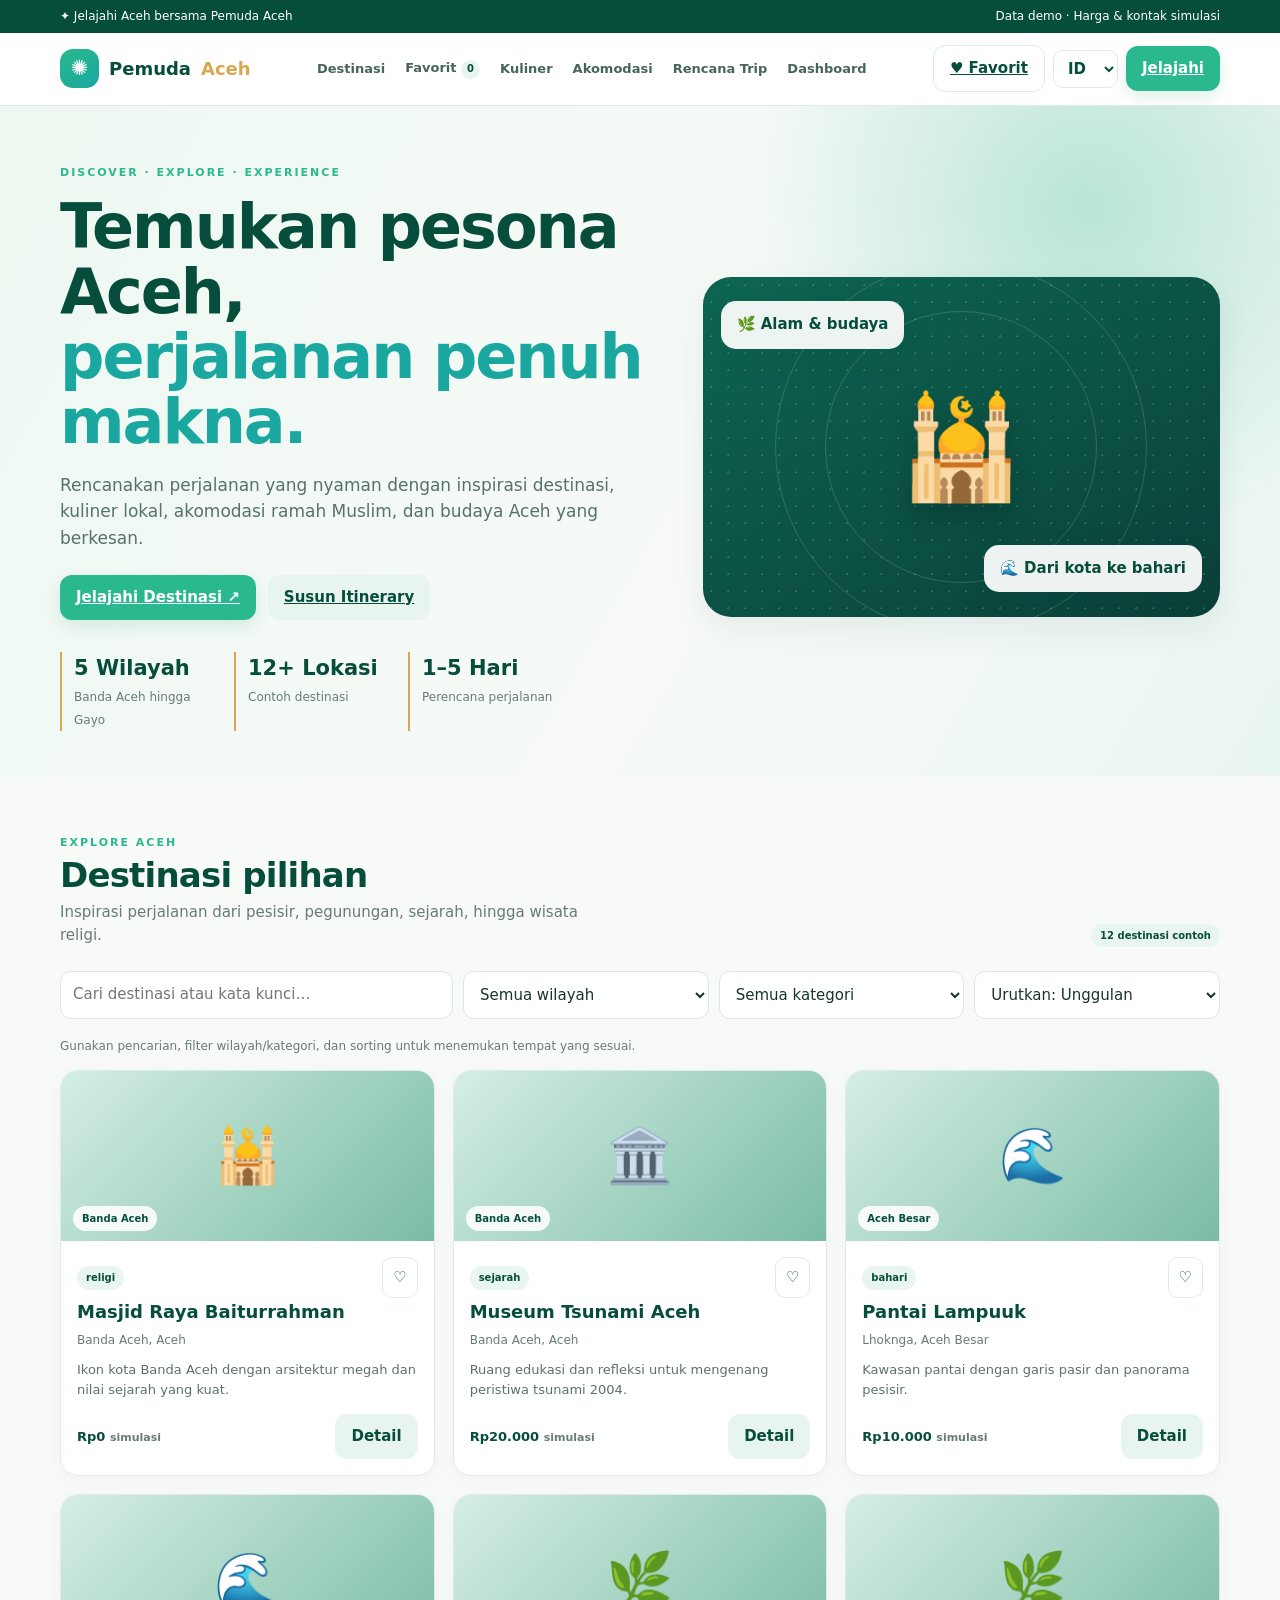
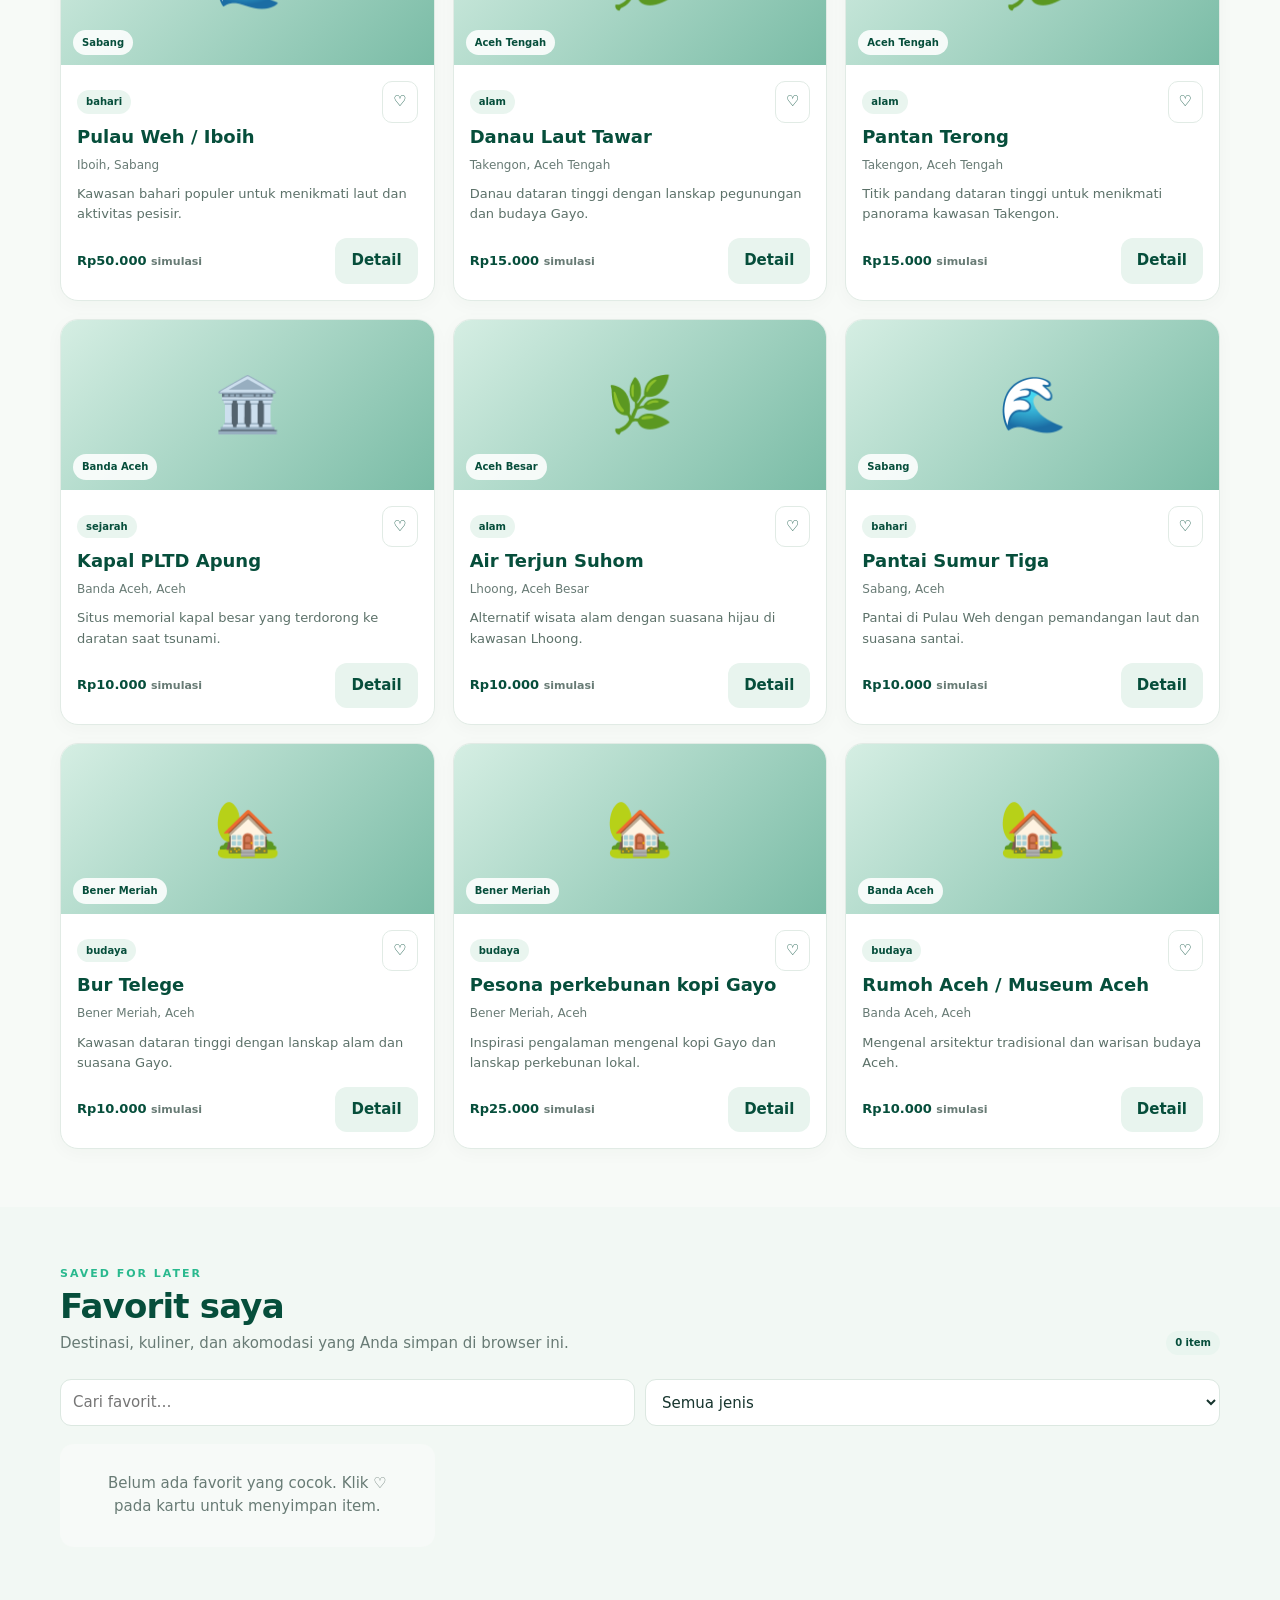
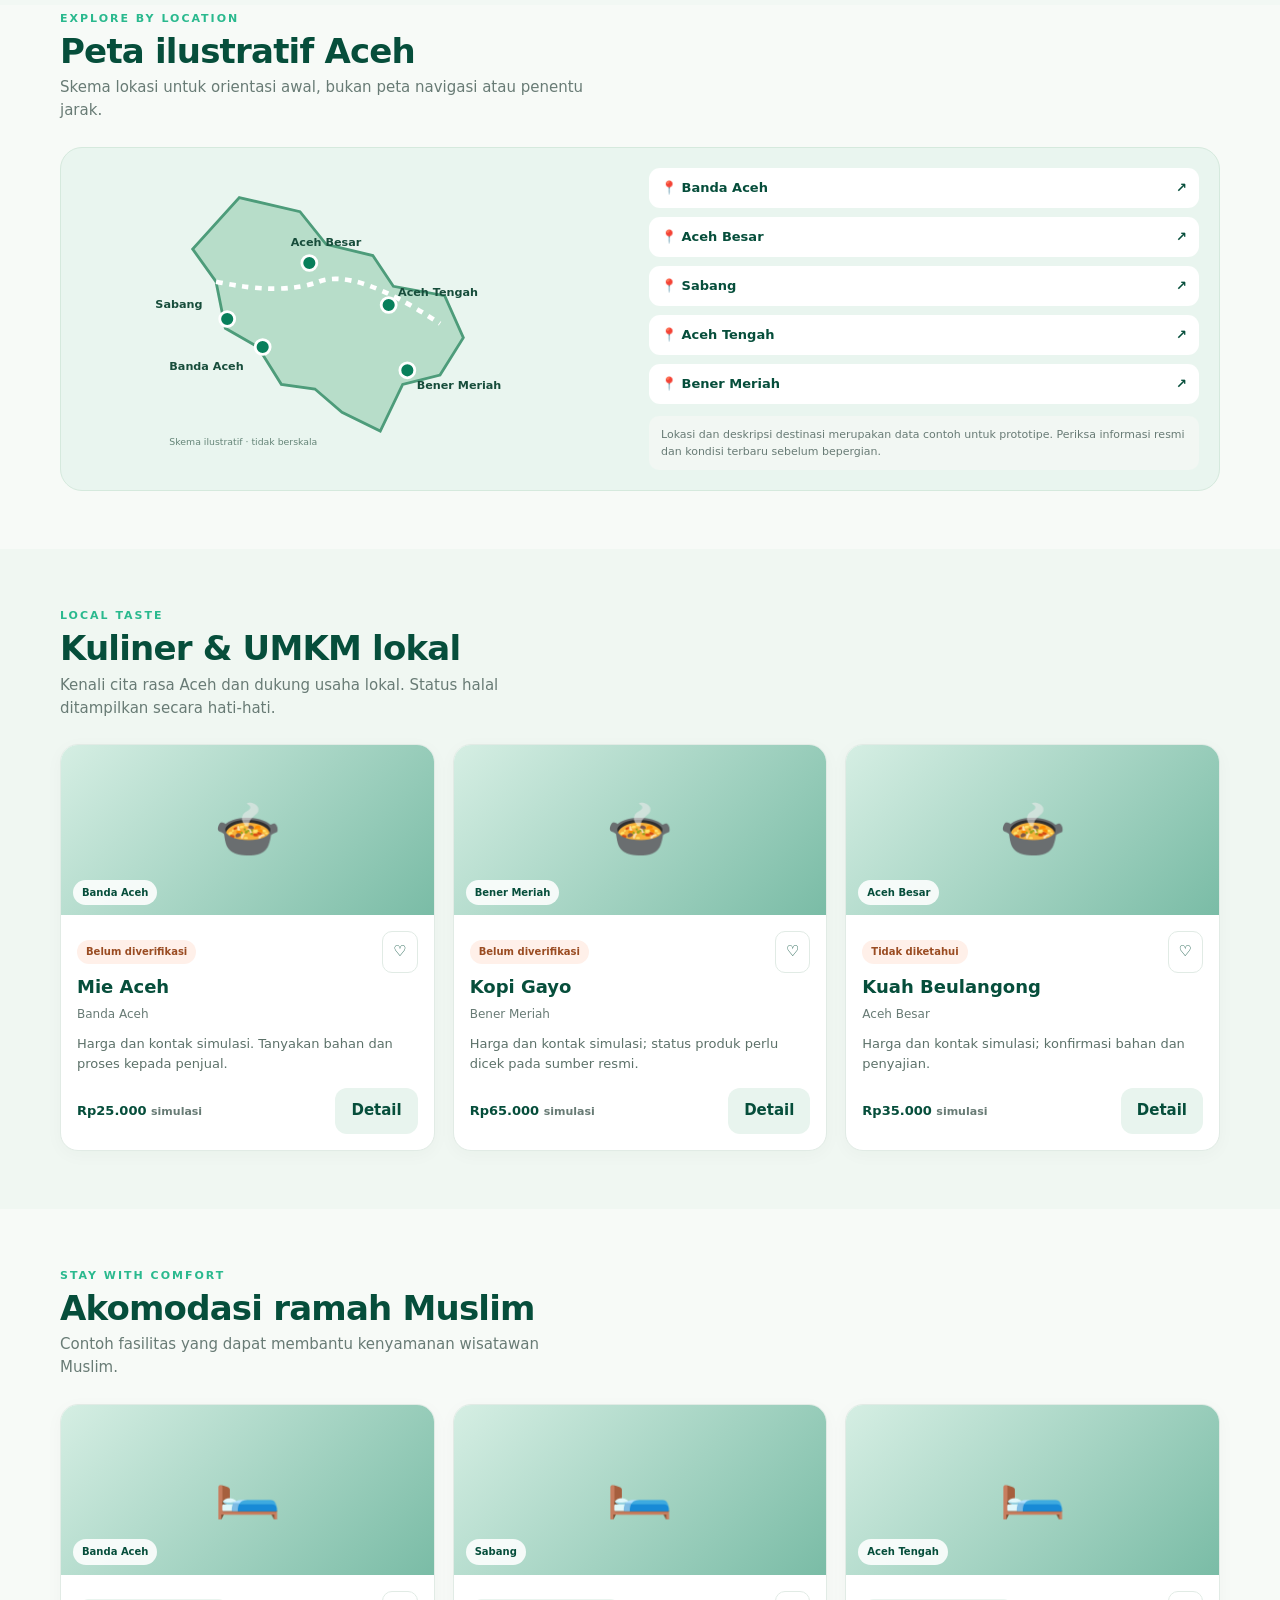
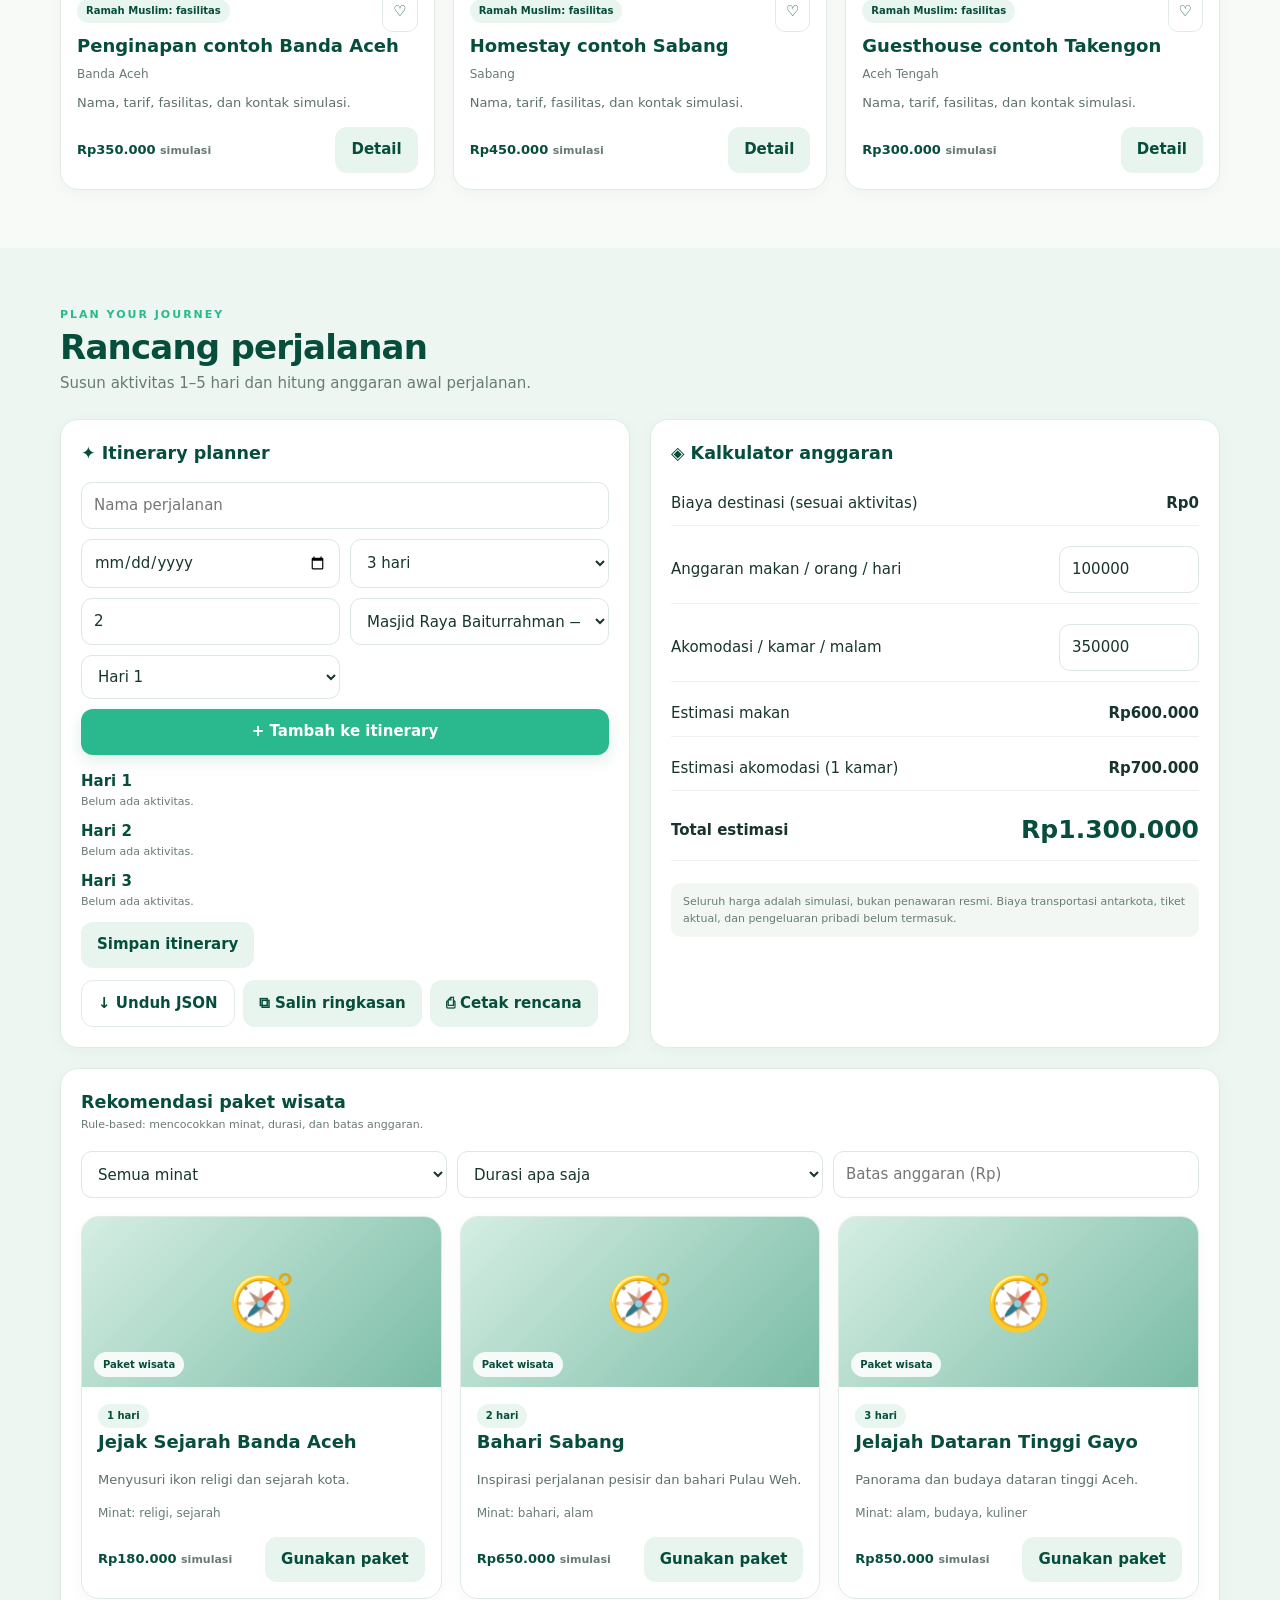
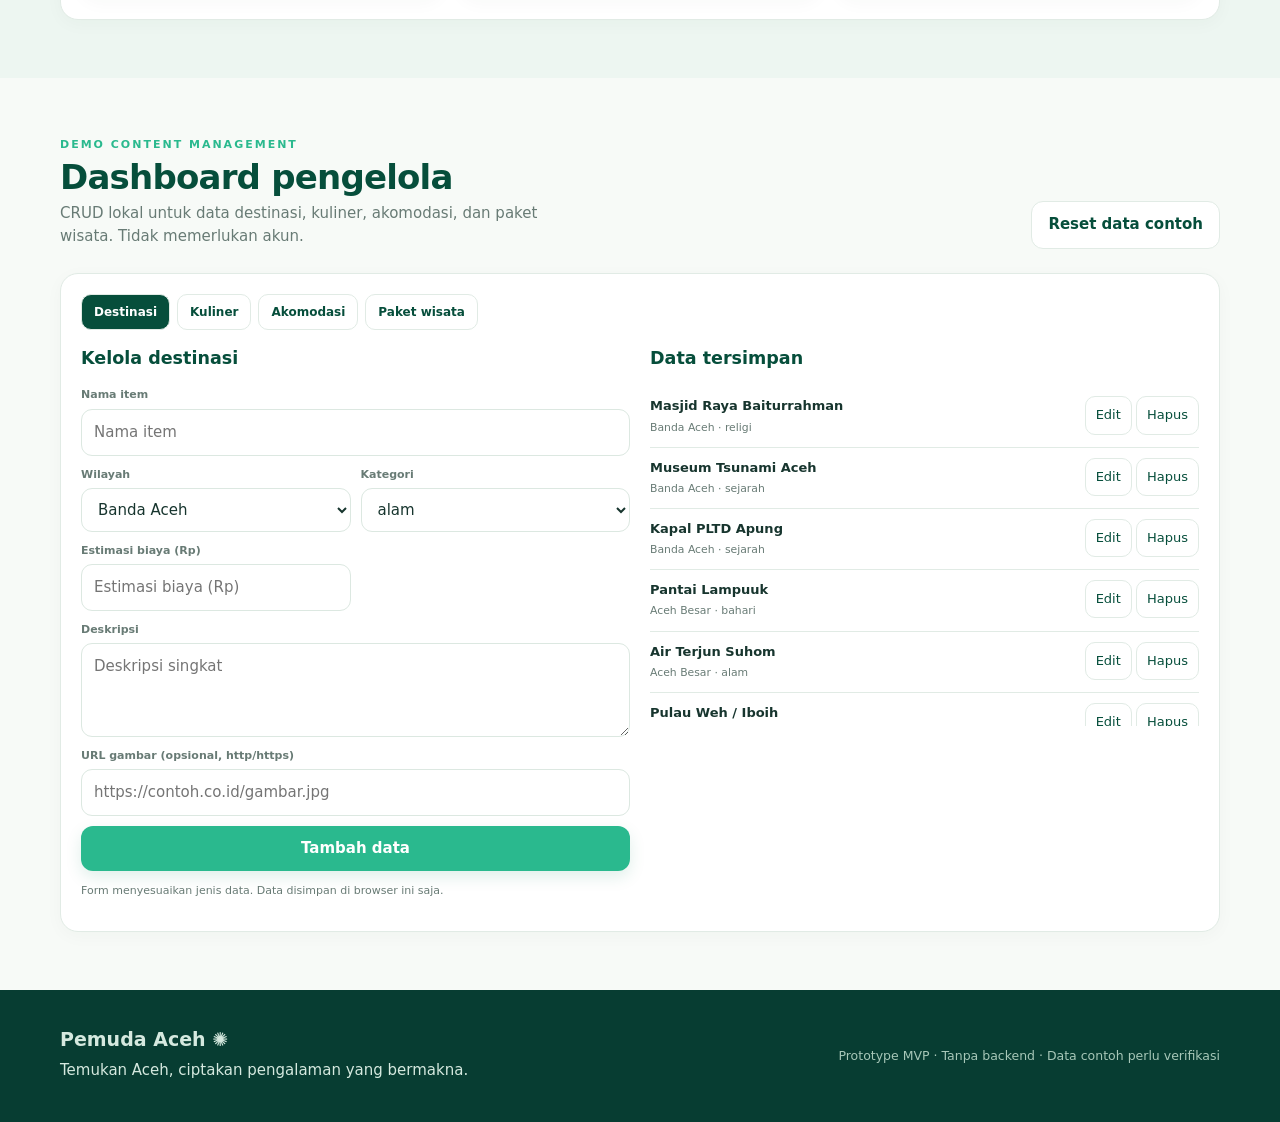
<file: public/assets/aistudio/pemuda-aceh_ed2fff53.html>
<!doctype html>
<html lang="id">
<head>
<meta charset="utf-8">
<meta name="viewport" content="width=device-width,initial-scale=1">
<meta name="theme-color" content="#064e3b"><meta name="description" content="Pemuda Aceh: destinasi, kuliner halal, akomodasi ramah Muslim, budaya, dan perencanaan wisata Aceh.">
<title>Pemuda Aceh — Jelajahi Aceh dengan Nyaman</title>
<style>
:root{--green:#064e3b;--emerald:#2ab98e;--turq:#19a7a0;--gold:#d6a84f;--ink:#17352e;--muted:#687b75;--paper:#f7faf7;--white:#fff;--line:#e1ebe5;--shadow:0 12px 35px #123d2b12}
*{box-sizing:border-box}html{scroll-behavior:smooth}body{margin:0;background:var(--paper);color:var(--ink);font:15px/1.55 Inter,ui-sans-serif,system-ui,-apple-system,"Segoe UI",sans-serif}button,input,select,textarea{font:inherit}button,a{cursor:pointer}a{color:inherit}.wrap{width:min(1160px,92%);margin:auto}.topbar{background:var(--green);color:white;font-size:12px;padding:7px 0}.topbar .wrap{display:flex;justify-content:space-between;gap:12px}.nav{position:sticky;top:0;z-index:10;background:#ffffffed;backdrop-filter:blur(12px);border-bottom:1px solid var(--line)}.navin{display:flex;align-items:center;justify-content:space-between;min-height:72px;gap:18px}.brand{display:flex;align-items:center;gap:10px;text-decoration:none;font-weight:850;color:var(--green);font-size:18px}.brandmark{width:39px;height:39px;border-radius:13px;background:linear-gradient(145deg,var(--emerald),var(--turq));display:grid;place-items:center;color:white;font-size:21px}.links{display:flex;gap:20px;align-items:center}.links a{text-decoration:none;color:#47645b;font-weight:650;font-size:13px}.links a:hover{color:var(--emerald)}.btn{border:0;border-radius:12px;padding:11px 16px;background:var(--emerald);color:white;font-weight:750;box-shadow:0 6px 16px #087f5b20}.btn:hover{filter:brightness(.94)}.btn.secondary{background:#e8f4ee;color:var(--green);box-shadow:none}.btn.outline{background:white;color:var(--green);border:1px solid var(--line);box-shadow:none}.btn.danger{background:#b93838}.lang{border:1px solid var(--line);background:white;border-radius:10px;padding:8px 10px;color:var(--green);font-weight:700}.hero{padding:58px 0 45px;background:radial-gradient(circle at 85% 15%,#b9e5d6 0,transparent 28%),linear-gradient(120deg,#edf8f1,#f7faf7 58%,#e9f5f2);overflow:hidden}.heroGrid{display:grid;grid-template-columns:1.08fr .92fr;gap:35px;align-items:center}.eyebrow{color:var(--emerald);font-weight:850;text-transform:uppercase;letter-spacing:2px;font-size:11px}.hero h1{font-size:clamp(38px,5vw,62px);line-height:1.05;letter-spacing:-2px;margin:13px 0 18px;color:var(--green)}.hero h1 em{font-style:normal;color:var(--turq)}.hero p{max-width:560px;color:#587169;font-size:17px}.heroActions{display:flex;gap:12px;flex-wrap:wrap;margin-top:24px}.heroVisual{min-height:340px;position:relative;border-radius:28px;background:linear-gradient(150deg,#0d6651,#0a4039);overflow:hidden;box-shadow:var(--shadow);display:grid;place-items:center;color:white}.heroVisual:before,.heroVisual:after{content:"";position:absolute;border:1px solid #ffffff28;border-radius:50%;width:370px;height:370px}.heroVisual:after{width:270px;height:270px}.heroArt{font-size:100px;z-index:1;filter:drop-shadow(0 15px 12px #001b1640)}.heroTag{position:absolute;z-index:2;background:#ffffffed;color:var(--green);padding:12px 16px;border-radius:15px;font-weight:800;box-shadow:var(--shadow)}.heroTag.one{left:18px;top:24px}.heroTag.two{right:18px;bottom:25px}.pattern{position:absolute;inset:0;opacity:.18;background-image:radial-gradient(#fff 1px,transparent 1px);background-size:17px 17px}.stats{display:grid;grid-template-columns:repeat(3,1fr);gap:12px;margin-top:32px;max-width:510px}.stat{border-left:2px solid var(--gold);padding-left:12px}.stat b{display:block;font-size:21px;color:var(--green)}.stat span{font-size:12px;color:var(--muted)}section{padding:58px 0}.sectionHead{display:flex;justify-content:space-between;align-items:end;gap:20px;margin-bottom:24px}.sectionHead h2{font-size:clamp(25px,3vw,34px);line-height:1.1;margin:6px 0;color:var(--green);letter-spacing:-.8px}.sectionHead p{color:var(--muted);margin:0;max-width:530px}.grid{display:grid;grid-template-columns:repeat(3,1fr);gap:18px}.card{background:white;border:1px solid var(--line);border-radius:18px;overflow:hidden;box-shadow:0 4px 18px #153d2d08;transition:.2s}.card:hover{transform:translateY(-3px);box-shadow:var(--shadow)}.photo{height:170px;background:linear-gradient(135deg,#d5eee3,#7abca6);display:grid;place-items:center;font-size:54px;position:relative}.photo small{position:absolute;bottom:10px;left:12px;background:#ffffffdf;border-radius:30px;padding:5px 9px;font-size:10px;font-weight:800;color:var(--green)}.cardbody{padding:16px}.card h3{margin:0 0 5px;font-size:18px;color:var(--green)}.meta{color:var(--muted);font-size:12px}.card p{color:#5c7169;font-size:13px;margin:10px 0 14px}.cardfoot{display:flex;justify-content:space-between;align-items:center;gap:8px}.price{font-weight:850;color:var(--green);font-size:13px}.tiny{font-size:11px;color:var(--muted)}.iconbtn{border:1px solid var(--line);background:white;border-radius:10px;padding:8px 10px;color:var(--green)}.iconbtn.active{background:#fff0ee;color:#c43d48;border-color:#f4c8c8}.toolbar{display:grid;grid-template-columns:1.6fr 1fr 1fr 1fr;gap:10px;margin:18px 0}.field{width:100%;padding:11px 12px;border:1px solid #dce8e1;border-radius:11px;background:white;color:var(--ink);outline:none}.field:focus{border-color:var(--turq);box-shadow:0 0 0 3px #19a7a018}.filtersNote{font-size:12px;color:var(--muted);margin:0 0 15px}.badge{display:inline-flex;border-radius:30px;background:#e9f5ef;color:var(--green);padding:4px 9px;font-size:10px;font-weight:800}.badge.gold{background:#fff5df;color:#805c12}.badge.warn{background:#fff0e9;color:#9a4c22}.mapbox{border-radius:22px;background:#e9f5ef;border:1px solid #d5e9dd;padding:20px;display:grid;grid-template-columns:1fr 1fr;gap:18px;align-items:center}.mapbox svg{width:100%;max-height:280px}.maplist{display:grid;gap:9px}.maplist a{background:white;padding:10px 12px;border-radius:11px;text-decoration:none;font-size:13px;font-weight:700;color:var(--green)}.maplist a:hover{outline:1px solid var(--turq)}.disclaimer{font-size:11px;color:#687b75;background:#f2f7f3;padding:10px 12px;border-radius:10px;margin-top:12px}.split{display:grid;grid-template-columns:1fr 1fr;gap:20px}.panel{background:white;border:1px solid var(--line);border-radius:18px;padding:20px;box-shadow:0 4px 18px #153d2d08}.panel h3{margin:0 0 14px;color:var(--green)}.stack{display:grid;gap:10px}.rowline{display:flex;justify-content:space-between;gap:12px;align-items:center;border-bottom:1px solid #edf2ee;padding:10px 0}.rowline:last-child{border:0}.muted{color:var(--muted)}.total{font-size:25px;font-weight:900;color:var(--green)}.activity{display:flex;justify-content:space-between;gap:10px;align-items:center;background:#f6faf7;border-radius:11px;padding:10px 12px}.activity strong{font-size:13px}.tabs{display:flex;gap:7px;flex-wrap:wrap;margin-bottom:15px}.tab{border:1px solid var(--line);background:white;color:var(--green);border-radius:10px;padding:8px 12px;font-size:12px;font-weight:750}.tab.active{background:var(--green);color:white}.formgrid{display:grid;grid-template-columns:1fr 1fr;gap:10px}.formgrid .wide{grid-column:1/-1}.adminList{max-height:340px;overflow:auto}.adminItem{display:flex;justify-content:space-between;gap:10px;padding:10px 0;border-bottom:1px solid var(--line);font-size:13px}.footer{background:#073d32;color:#d5e9df;padding:35px 0}.footerin{display:flex;justify-content:space-between;gap:25px;align-items:center}.footer small{color:#a7c7b8}.toast{position:fixed;bottom:20px;left:50%;transform:translateX(-50%);background:#123e32;color:white;padding:11px 17px;border-radius:12px;box-shadow:var(--shadow);z-index:30;display:none}.empty{padding:28px;text-align:center;color:var(--muted);background:#f7faf8;border-radius:14px}.modal{position:fixed;inset:0;background:#092c25a8;display:none;place-items:center;padding:18px;z-index:20}.modal.open{display:grid}.modalbox{background:white;border-radius:20px;padding:24px;width:min(560px,100%);max-height:88vh;overflow:auto}.modalbox h2{color:var(--green);margin-top:0}.close{float:right}.hidden{display:none!important}
.formrow{display:grid;gap:5px;align-content:start}.formrow label{font-size:11px;font-weight:800;color:var(--muted)}.multiselect{min-height:104px}.packageFields{display:grid;gap:9px;border:1px dashed var(--line);padding:12px;border-radius:12px}.photoimg{position:absolute;inset:0;width:100%;height:100%;object-fit:cover}.photo.hasimg .photosymbol{display:none}.photo small{z-index:2}.modalimg{width:100%;max-height:260px;object-fit:cover;border-radius:14px;margin-bottom:14px}.favcount{display:inline-grid;place-items:center;min-width:19px;height:19px;padding:0 5px;border-radius:999px;background:#e8f4ee;color:var(--green);font-size:10px;font-weight:900}.favToolbar{display:grid;grid-template-columns:1fr 1fr;gap:10px;margin:18px 0}.exportRow{display:flex;gap:8px;flex-wrap:wrap;margin-top:12px}.printSheet{display:none}
@media print{@page{margin:14mm}body{background:#fff!important;color:#111!important}body>*:not(#printSheet){display:none!important}#printSheet{display:block!important;font:13px/1.5 Arial,sans-serif;color:#111}#printSheet h1{color:#064e3b;font-size:24px;margin:0 0 4px}#printSheet h2{color:#064e3b;font-size:13px;margin:18px 0 6px;border-bottom:2px solid #064e3b;padding-bottom:4px}#printSheet .psmeta{color:#555;font-size:11px;margin-bottom:10px}#printSheet table{width:100%;border-collapse:collapse}#printSheet th,#printSheet td{border:1px solid #bbb;padding:6px 8px;text-align:left}#printSheet th{background:#eef5f0}#printSheet .pstotal{font-size:16px;font-weight:800;margin-top:12px}#printSheet .psnote{font-size:10px;color:#666;margin-top:14px}}
@media(max-width:850px){.links{display:none}.heroGrid{grid-template-columns:1fr}.heroVisual{min-height:260px}.grid{grid-template-columns:repeat(2,1fr)}.toolbar{grid-template-columns:1fr 1fr}.mapbox{grid-template-columns:1fr}.split{grid-template-columns:1fr}}
@media(max-width:560px){.topbar .wrap{font-size:10px}.navin{min-height:62px}.brand{font-size:15px}.hero{padding:38px 0}.hero h1{font-size:40px}.heroVisual{min-height:220px}.heroArt{font-size:75px}.stats{gap:8px}.stat b{font-size:18px}.grid{grid-template-columns:1fr}.toolbar{grid-template-columns:1fr 1fr}.sectionHead{display:block}.sectionHead .btn{margin-top:12px}.formgrid{grid-template-columns:1fr}.formgrid .wide{grid-column:auto}.footerin{display:block}}
</style>
</head>
<body>
<div class="topbar"><div class="wrap"><span>✦ Jelajahi Aceh bersama Pemuda Aceh</span><span>Data demo · Harga & kontak simulasi</span></div></div>
<header class="nav"><div class="wrap navin">
<a class="brand" href="#home"><span class="brandmark">✺</span> Pemuda <span style="color:var(--gold)">Aceh</span></a>
<nav class="links"><a href="#destinasi" data-i18n="navDest">Destinasi</a><a href="#favorit"><span data-i18n="navFav">Favorit</span> <span id="favCount" class="favcount">0</span></a><a href="#kuliner" data-i18n="navFood">Kuliner</a><a href="#akomodasi" data-i18n="navStay">Akomodasi</a><a href="#planner" data-i18n="navPlan">Rencana Trip</a><a href="#dashboard">Dashboard</a></nav>
<div style="display:flex;gap:8px;align-items:center"><a class="btn outline" href="#favorit" aria-label="Lihat favorit">♥ Favorit</a><select id="language" class="lang" aria-label="Pilih bahasa"><option value="id">ID</option><option value="en">EN</option></select><a class="btn" href="#destinasi" data-i18n="explore">Jelajahi</a></div>
</div></header>
<main>
<section class="hero" id="home"><div class="wrap heroGrid"><div><div class="eyebrow">Discover · Explore · Experience</div><h1>Temukan pesona Aceh,<br><em>perjalanan penuh makna.</em></h1><p>Rencanakan perjalanan yang nyaman dengan inspirasi destinasi, kuliner lokal, akomodasi ramah Muslim, dan budaya Aceh yang berkesan.</p><div class="heroActions"><a class="btn" href="#destinasi">Jelajahi Destinasi ↗</a><a class="btn secondary" href="#planner">Susun Itinerary</a></div><div class="stats"><div class="stat"><b>5 Wilayah</b><span>Banda Aceh hingga Gayo</span></div><div class="stat"><b>12+ Lokasi</b><span>Contoh destinasi</span></div><div class="stat"><b>1–5 Hari</b><span>Perencana perjalanan</span></div></div></div>
<div class="heroVisual"><div class="pattern"></div><div class="heroTag one">🌿 Alam & budaya</div><div class="heroArt">🕌</div><div class="heroTag two">🌊 Dari kota ke bahari</div></div></div></section>

<section id="destinasi"><div class="wrap"><div class="sectionHead"><div><div class="eyebrow">Explore Aceh</div><h2>Destinasi pilihan</h2><p>Inspirasi perjalanan dari pesisir, pegunungan, sejarah, hingga wisata religi.</p></div><span class="badge">12 destinasi contoh</span></div>
<div class="toolbar"><input id="search" class="field" placeholder="Cari destinasi atau kata kunci…"><select id="region" class="field"><option value="">Semua wilayah</option></select><select id="category" class="field"><option value="">Semua kategori</option></select><select id="sort" class="field"><option value="featured">Urutkan: Unggulan</option><option value="name">Nama A–Z</option><option value="cost">Biaya terendah</option></select></div>
<p class="filtersNote">Gunakan pencarian, filter wilayah/kategori, dan sorting untuk menemukan tempat yang sesuai.</p><div class="grid" id="destinationGrid"></div></div></section>

<section id="favorit" style="background:#f2f8f4"><div class="wrap"><div class="sectionHead"><div><div class="eyebrow">Saved for later</div><h2>Favorit saya</h2><p>Destinasi, kuliner, dan akomodasi yang Anda simpan di browser ini.</p></div><span class="badge" id="favBadge">0 item</span></div><div class="favToolbar"><input id="favSearch" class="field" placeholder="Cari favorit…"><select id="favType" class="field"><option value="">Semua jenis</option><option value="destinations">Destinasi</option><option value="foods">Kuliner & UMKM</option><option value="stays">Akomodasi</option></select></div><div class="grid" id="favoriteGrid"></div></div></section>

<section style="padding-top:5px"><div class="wrap"><div class="sectionHead"><div><div class="eyebrow">Explore by location</div><h2>Peta ilustratif Aceh</h2><p>Skema lokasi untuk orientasi awal, bukan peta navigasi atau penentu jarak.</p></div></div><div class="mapbox"><svg viewBox="0 0 440 300" role="img" aria-label="Peta ilustratif wilayah Aceh"><path d="M95 20 L160 35 188 70 238 82 260 115 315 125 335 170 310 210 270 220 246 270 205 250 176 225 140 220 115 180 80 160 70 110 45 75Z" fill="#b7ddc9" stroke="#4d9c7a" stroke-width="3"/><path d="M70 110 Q140 125 180 110 T310 155" fill="none" stroke="#fff" stroke-width="5" stroke-dasharray="7 7"/><g fill="#087f5b" stroke="#fff" stroke-width="3"><circle cx="120" cy="180" r="8"/><circle cx="82" cy="150" r="8"/><circle cx="170" cy="90" r="8"/><circle cx="255" cy="135" r="8"/><circle cx="275" cy="205" r="8"/></g><g fill="#174d3b" font-size="12" font-weight="700"><text x="20" y="205">Banda Aceh</text><text x="5" y="138">Sabang</text><text x="150" y="72">Aceh Besar</text><text x="265" y="125">Aceh Tengah</text><text x="285" y="225">Bener Meriah</text></g><text x="20" y="285" fill="#658578" font-size="10">Skema ilustratif · tidak berskala</text></svg><div><div class="maplist" id="mapLinks"></div><div class="disclaimer">Lokasi dan deskripsi destinasi merupakan data contoh untuk prototipe. Periksa informasi resmi dan kondisi terbaru sebelum bepergian.</div></div></div></div></section>

<section id="kuliner" style="background:#f0f7f2"><div class="wrap"><div class="sectionHead"><div><div class="eyebrow">Local taste</div><h2>Kuliner & UMKM lokal</h2><p>Kenali cita rasa Aceh dan dukung usaha lokal. Status halal ditampilkan secara hati-hati.</p></div></div><div class="grid" id="foodGrid"></div></div></section>
<section id="akomodasi"><div class="wrap"><div class="sectionHead"><div><div class="eyebrow">Stay with comfort</div><h2>Akomodasi ramah Muslim</h2><p>Contoh fasilitas yang dapat membantu kenyamanan wisatawan Muslim.</p></div></div><div class="grid" id="stayGrid"></div></div></section>

<section id="planner" style="background:#edf6f1"><div class="wrap"><div class="sectionHead"><div><div class="eyebrow">Plan your journey</div><h2>Rancang perjalanan</h2><p>Susun aktivitas 1–5 hari dan hitung anggaran awal perjalanan.</p></div></div>
<div class="split"><div class="panel"><h3>✦ Itinerary planner</h3><div class="formgrid"><input id="tripName" class="field wide" placeholder="Nama perjalanan"><input id="startDate" type="date" class="field"><select id="days" class="field"><option value="1">1 hari</option><option value="2">2 hari</option><option value="3" selected>3 hari</option><option value="4">4 hari</option><option value="5">5 hari</option></select><input id="travellers" class="field" type="number" min="1" max="20" value="2" placeholder="Jumlah wisatawan"><select id="addPlace" class="field"></select><select id="activityDay" class="field"><option value="1">Hari 1</option><option value="2">Hari 2</option><option value="3">Hari 3</option><option value="4">Hari 4</option><option value="5">Hari 5</option></select><button id="addActivity" class="btn wide">+ Tambah ke itinerary</button></div><div id="itineraryList" class="stack" style="margin-top:15px"></div><button id="saveTrip" class="btn secondary" style="margin-top:12px">Simpan itinerary</button><div class="exportRow"><button id="exportJson" class="btn outline">↓ Unduh JSON</button><button id="copyPlan" class="btn secondary">⧉ Salin ringkasan</button><button id="printPlan" class="btn secondary">⎙ Cetak rencana</button></div></div>
<div class="panel"><h3>◈ Kalkulator anggaran</h3><div class="stack"><div class="rowline"><span>Biaya destinasi (sesuai aktivitas)</span><b id="destCost">Rp0</b></div><div class="rowline"><label for="mealCost">Anggaran makan / orang / hari</label><input id="mealCost" class="field" type="number" min="0" value="100000" style="max-width:140px"></div><div class="rowline"><label for="stayCost">Akomodasi / kamar / malam</label><input id="stayCost" class="field" type="number" min="0" value="350000" style="max-width:140px"></div><div class="rowline"><span>Estimasi makan</span><b id="mealTotal">Rp0</b></div><div class="rowline"><span>Estimasi akomodasi (1 kamar)</span><b id="stayTotal">Rp0</b></div><div class="rowline"><span><b>Total estimasi</b></span><span class="total" id="grandTotal">Rp0</span></div><p class="disclaimer">Seluruh harga adalah simulasi, bukan penawaran resmi. Biaya transportasi antarkota, tiket aktual, dan pengeluaran pribadi belum termasuk.</p></div></div></div>
<div class="panel" style="margin-top:20px"><div class="sectionHead" style="margin-bottom:12px"><div><h3 style="margin:0">Rekomendasi paket wisata</h3><p class="tiny">Rule-based: mencocokkan minat, durasi, dan batas anggaran.</p></div></div><div class="toolbar" style="grid-template-columns:1fr 1fr 1fr"><select id="interest" class="field"><option value="">Semua minat</option><option>alam</option><option>bahari</option><option>religi</option><option>sejarah</option><option>budaya</option><option>kuliner</option></select><select id="packageDays" class="field"><option value="">Durasi apa saja</option><option value="1">1 hari</option><option value="2">2 hari</option><option value="3">3 hari</option><option value="4">4 hari</option><option value="5">5 hari</option></select><input id="budget" class="field" type="number" min="0" placeholder="Batas anggaran (Rp)"></div><div id="packageResults" class="grid"></div></div>
</div></section>

<section id="dashboard"><div class="wrap"><div class="sectionHead"><div><div class="eyebrow">Demo content management</div><h2>Dashboard pengelola</h2><p>CRUD lokal untuk data destinasi, kuliner, akomodasi, dan paket wisata. Tidak memerlukan akun.</p></div><button id="resetData" class="btn outline">Reset data contoh</button></div>
<div class="panel"><div class="tabs" id="adminTabs"><button class="tab active" data-type="destinations">Destinasi</button><button class="tab" data-type="foods">Kuliner</button><button class="tab" data-type="stays">Akomodasi</button><button class="tab" data-type="packages">Paket wisata</button></div>
<div class="split"><div><h3 id="adminTitle">Kelola destinasi</h3><form id="adminForm" class="formgrid"><input type="hidden" id="editId"><div class="formrow wide"><label for="fName">Nama item</label><input id="fName" class="field" required placeholder="Nama item"></div><div class="formrow" id="rowRegion"><label for="fRegion">Wilayah</label><select id="fRegion" class="field"><option>Banda Aceh</option><option>Sabang</option><option>Aceh Besar</option><option>Aceh Tengah</option><option>Bener Meriah</option></select></div><div class="formrow" id="rowCategory"><label for="fCategory">Kategori</label><select id="fCategory" class="field"><option>alam</option><option>bahari</option><option>religi</option><option>sejarah</option><option>budaya</option><option>kuliner</option><option>akomodasi</option><option>paket</option></select></div><div class="formrow hidden" id="rowDuration"><label for="fDuration">Durasi paket</label><select id="fDuration" class="field"><option value="1">1 hari</option><option value="2">2 hari</option><option value="3" selected>3 hari</option><option value="4">4 hari</option><option value="5">5 hari</option></select></div><div class="formrow" id="rowPrice"><label id="priceLabel" for="fPrice">Estimasi biaya (Rp)</label><input id="fPrice" type="number" min="0" class="field" placeholder="Estimasi biaya (Rp)"></div><div class="formrow hidden" id="rowExtra"><label for="fExtra">Status sertifikasi halal</label><select id="fExtra" class="field"><option>Belum diverifikasi</option><option>Terverifikasi</option><option>Tidak diketahui</option></select></div><div class="formrow wide"><label for="fDesc">Deskripsi</label><textarea id="fDesc" class="field" rows="3" placeholder="Deskripsi singkat"></textarea></div><div class="formrow wide"><label for="fImage">URL gambar (opsional, http/https)</label><input id="fImage" class="field" type="url" placeholder="https://contoh.co.id/gambar.jpg"></div><div id="packageFields" class="packageFields wide hidden"><div class="formrow"><label for="fPackageDestinations">Destinasi dalam paket (pilih minimal satu)</label><select id="fPackageDestinations" class="field multiselect" multiple></select></div><div class="formrow"><label for="fPackageInterests">Minat paket (pilih minimal satu)</label><select id="fPackageInterests" class="field multiselect" multiple><option>alam</option><option>bahari</option><option>religi</option><option>sejarah</option><option>budaya</option><option>kuliner</option></select></div></div><button class="btn wide" type="submit" id="formSubmit">Tambah data</button></form><p class="tiny">Form menyesuaikan jenis data. Data disimpan di browser ini saja.</p></div><div><h3>Data tersimpan</h3><div id="adminList" class="adminList"></div></div></div></div></div></section>
</main>
<footer class="footer"><div class="wrap footerin"><div><b style="font-size:19px">Pemuda Aceh ✺</b><p style="margin:5px 0">Temukan Aceh, ciptakan pengalaman yang bermakna.</p></div><small>Prototype MVP · Tanpa backend · Data contoh perlu verifikasi</small></div></footer>
<div id="toast" class="toast" role="status"></div>
<div class="modal" id="detailModal"><div class="modalbox"><button class="iconbtn close" id="closeModal">✕</button><div id="detailContent"></div></div></div>
<div id="printSheet" class="printSheet" aria-hidden="true"></div>
<script>
const seed={
destinations:[
{id:"d1",nama:"Masjid Raya Baiturrahman",kategori:"religi",wilayah:"Banda Aceh",deskripsi:"Ikon kota Banda Aceh dengan arsitektur megah dan nilai sejarah yang kuat.",imageUrl:"https://commons.wikimedia.org/wiki/Special:FilePath/Masjid_Raya_Baiturrahman_di_Banda_Aceh.jpg?width=960",sumberFoto:"https://commons.wikimedia.org/wiki/File:Masjid_Raya_Baiturrahman_di_Banda_Aceh.jpg",alamat:"Banda Aceh, Aceh",mapsUrl:"https://www.google.com/maps/search/?api=1&query=Masjid+Raya+Baiturrahman",estimasiBiaya:0,fasilitas:["Area publik","Area parkir"],fasilitasIbadah:["Masjid","Tempat wudu"],unggulan:true,catatanVerifikasi:"Informasi fasilitas dan akses perlu dikonfirmasi sebelum kunjungan."},
{id:"d2",nama:"Museum Tsunami Aceh",kategori:"sejarah",wilayah:"Banda Aceh",deskripsi:"Ruang edukasi dan refleksi untuk mengenang peristiwa tsunami 2004.",imageUrl:"https://commons.wikimedia.org/wiki/Special:FilePath/Aceh_Tsunami_Museum_site_visit%3B_February_2020_%2803%29.jpg?width=960",sumberFoto:"https://commons.wikimedia.org/wiki/File:Aceh_Tsunami_Museum_site_visit%3B_February_2020_%2803%29.jpg",alamat:"Banda Aceh, Aceh",mapsUrl:"https://www.google.com/maps/search/?api=1&query=Museum+Tsunami+Aceh",estimasiBiaya:20000,fasilitas:["Ruang pamer","Area edukasi"],fasilitasIbadah:["Musala (perlu konfirmasi)"],unggulan:true,catatanVerifikasi:"Jam buka dan tarif dapat berubah; periksa kanal resmi."},
{id:"d3",nama:"Kapal PLTD Apung",kategori:"sejarah",wilayah:"Banda Aceh",deskripsi:"Situs memorial kapal besar yang terdorong ke daratan saat tsunami.",imageUrl:"https://commons.wikimedia.org/wiki/Special:FilePath/PLTD_Apung.jpg?width=960",sumberFoto:"https://commons.wikimedia.org/wiki/File:PLTD_Apung.jpg",alamat:"Banda Aceh, Aceh",mapsUrl:"https://www.google.com/maps/search/?api=1&query=Kapal+PLTD+Apung",estimasiBiaya:10000,fasilitas:["Area memorial","Spot foto"],fasilitasIbadah:["Masjid di kawasan sekitar"],unggulan:false,catatanVerifikasi:"Akses dan kondisi kunjungan perlu diverifikasi."},
{id:"d4",nama:"Pantai Lampuuk",kategori:"bahari",wilayah:"Aceh Besar",deskripsi:"Kawasan pantai dengan garis pasir dan panorama pesisir.",imageUrl:"https://commons.wikimedia.org/wiki/Special:FilePath/Pantai_Lampuuk_Aceh.jpg?width=960",sumberFoto:"https://commons.wikimedia.org/wiki/File:Pantai_Lampuuk_Aceh.jpg",alamat:"Lhoknga, Aceh Besar",mapsUrl:"https://www.google.com/maps/search/?api=1&query=Pantai+Lampuuk+Aceh",estimasiBiaya:10000,fasilitas:["Area pantai","Warung lokal"],fasilitasIbadah:["Musala/masjid sekitar (perlu konfirmasi)"],unggulan:true,catatanVerifikasi:"Fasilitas dan kondisi ombak/cuaca perlu diperiksa."},
{id:"d5",nama:"Air Terjun Suhom",kategori:"alam",wilayah:"Aceh Besar",deskripsi:"Alternatif wisata alam dengan suasana hijau di kawasan Lhoong.",imageUrl:"https://commons.wikimedia.org/wiki/Special:FilePath/Air_terjun_mini_di_aceh_besar_-_panoramio.jpg?width=960",sumberFoto:"https://commons.wikimedia.org/wiki/File:Air_terjun_mini_di_aceh_besar_-_panoramio.jpg",fotoIlustrasi:true,alamat:"Lhoong, Aceh Besar",mapsUrl:"https://www.google.com/maps/search/?api=1&query=Air+Terjun+Suhom",estimasiBiaya:10000,fasilitas:["Area alam","Parkir (perlu konfirmasi)"],fasilitasIbadah:["Masjid di permukiman sekitar"],unggulan:false,catatanVerifikasi:"Akses jalan dan fasilitas perlu dikonfirmasi."},
{id:"d6",nama:"Pulau Weh / Iboih",kategori:"bahari",wilayah:"Sabang",deskripsi:"Kawasan bahari populer untuk menikmati laut dan aktivitas pesisir.",imageUrl:"https://commons.wikimedia.org/wiki/Special:FilePath/Iboih_beach%2C_Sabang%2C_Aceh%3B_August_2010.jpg?width=960",sumberFoto:"https://commons.wikimedia.org/wiki/File:Iboih_beach,_Sabang,_Aceh;_August_2010.jpg",alamat:"Iboih, Sabang",mapsUrl:"https://www.google.com/maps/search/?api=1&query=Iboih+Sabang",estimasiBiaya:50000,fasilitas:["Pesisir","Operator aktivitas (perlu konfirmasi)"],fasilitasIbadah:["Masjid di kawasan permukiman"],unggulan:true,catatanVerifikasi:"Operator, tarif, cuaca, dan fasilitas harus diverifikasi."},
{id:"d7",nama:"Pantai Sumur Tiga",kategori:"bahari",wilayah:"Sabang",deskripsi:"Pantai di Pulau Weh dengan pemandangan laut dan suasana santai.",imageUrl:"https://commons.wikimedia.org/wiki/Special:FilePath/Pantai_Anoi_Itam.jpg?width=960",sumberFoto:"https://commons.wikimedia.org/wiki/File:Pantai_Anoi_Itam.jpg",fotoIlustrasi:true,alamat:"Sabang, Aceh",mapsUrl:"https://www.google.com/maps/search/?api=1&query=Pantai+Sumur+Tiga+Sabang",estimasiBiaya:10000,fasilitas:["Area pantai"],fasilitasIbadah:["Masjid di sekitar permukiman"],unggulan:false,catatanVerifikasi:"Informasi akses dan fasilitas perlu dikonfirmasi."},
{id:"d8",nama:"Danau Laut Tawar",kategori:"alam",wilayah:"Aceh Tengah",deskripsi:"Danau dataran tinggi dengan lanskap pegunungan dan budaya Gayo.",imageUrl:"https://commons.wikimedia.org/wiki/Special:FilePath/Danau_Laut_Tawar%2C_Takengon%2C_Aceh_Tengah.jpg?width=960",sumberFoto:"https://commons.wikimedia.org/wiki/File:Danau_Laut_Tawar,_Takengon,_Aceh_Tengah.jpg",alamat:"Takengon, Aceh Tengah",mapsUrl:"https://www.google.com/maps/search/?api=1&query=Danau+Laut+Tawar",estimasiBiaya:15000,fasilitas:["Area tepi danau","Kuliner sekitar"],fasilitasIbadah:["Masjid di kawasan sekitar"],unggulan:true,catatanVerifikasi:"Kondisi lokasi dan tarif perlu diverifikasi."},
{id:"d9",nama:"Pantan Terong",kategori:"alam",wilayah:"Aceh Tengah",deskripsi:"Titik pandang dataran tinggi untuk menikmati panorama kawasan Takengon.",imageUrl:"https://commons.wikimedia.org/wiki/Special:FilePath/Pantan_Terong_Aceh.jpg?width=960",sumberFoto:"https://commons.wikimedia.org/wiki/File:Pantan_Terong_Aceh.jpg",alamat:"Takengon, Aceh Tengah",mapsUrl:"https://www.google.com/maps/search/?api=1&query=Pantan+Terong",estimasiBiaya:15000,fasilitas:["Area pandang"],fasilitasIbadah:["Fasilitas ibadah terdekat perlu dikonfirmasi"],unggulan:true,catatanVerifikasi:"Cuaca, akses, dan fasilitas perlu dicek sebelum berangkat."},
{id:"d10",nama:"Bur Telege",kategori:"budaya",wilayah:"Bener Meriah",deskripsi:"Kawasan dataran tinggi dengan lanskap alam dan suasana Gayo.",imageUrl:"https://commons.wikimedia.org/wiki/Special:FilePath/Dataran_tinggi_Gayo.jpg?width=960",sumberFoto:"https://commons.wikimedia.org/wiki/File:Dataran_tinggi_Gayo.jpg",fotoIlustrasi:true,alamat:"Bener Meriah, Aceh",mapsUrl:"https://www.google.com/maps/search/?api=1&query=Bur+Telege+Bener+Meriah",estimasiBiaya:10000,fasilitas:["Area wisata alam"],fasilitasIbadah:["Masjid di kawasan sekitar"],unggulan:false,catatanVerifikasi:"Detail akses dan fasilitas perlu dikonfirmasi."},
{id:"d11",nama:"Pesona perkebunan kopi Gayo",kategori:"budaya",wilayah:"Bener Meriah",deskripsi:"Inspirasi pengalaman mengenal kopi Gayo dan lanskap perkebunan lokal.",imageUrl:"https://commons.wikimedia.org/wiki/Special:FilePath/Kopi_Luwak_Gayo%2C_Takengon%2C_Aceh.jpg?width=960",sumberFoto:"https://commons.wikimedia.org/wiki/File:Kopi_Luwak_Gayo,_Takengon,_Aceh.jpg",fotoIlustrasi:true,alamat:"Bener Meriah, Aceh",mapsUrl:"https://www.google.com/maps/search/?api=1&query=Perkebunan+Kopi+Gayo+Bener+Meriah",estimasiBiaya:25000,fasilitas:["Pengalaman edukasi (simulasi)"],fasilitasIbadah:["Fasilitas ibadah perlu dikonfirmasi"],unggulan:false,catatanVerifikasi:"Kunjungan kebun memerlukan izin pemilik/pengelola."},
{id:"d12",nama:"Rumoh Aceh / Museum Aceh",kategori:"budaya",wilayah:"Banda Aceh",deskripsi:"Mengenal arsitektur tradisional dan warisan budaya Aceh.",imageUrl:"https://commons.wikimedia.org/wiki/Special:FilePath/Rumoh_Aceh.JPG?width=960",sumberFoto:"https://commons.wikimedia.org/wiki/File:Rumoh_Aceh.JPG",alamat:"Banda Aceh, Aceh",mapsUrl:"https://www.google.com/maps/search/?api=1&query=Museum+Aceh+Rumoh+Aceh",estimasiBiaya:10000,fasilitas:["Area pamer budaya"],fasilitasIbadah:["Musala (perlu konfirmasi)"],unggulan:false,catatanVerifikasi:"Jam operasional dan fasilitas perlu dicek."}
],
foods:[
{id:"f1",nama:"Mie Aceh",kategori:"kuliner",wilayah:"Banda Aceh",harga:25000,imageUrl:"https://commons.wikimedia.org/wiki/Special:FilePath/Mie_Aceh.jpg?width=960",sumberFoto:"https://commons.wikimedia.org/wiki/File:Mie_Aceh.jpg",statusSertifikasiHalal:"Belum diverifikasi",sumberVerifikasi:"Belum ada dokumen resmi pada data demo",kontak:"6281234500001",catatan:"Harga dan kontak simulasi. Tanyakan bahan dan proses kepada penjual."},
{id:"f2",nama:"Kopi Gayo",kategori:"produk UMKM",wilayah:"Bener Meriah",harga:65000,imageUrl:"https://commons.wikimedia.org/wiki/Special:FilePath/Kopi_gayo.jpg?width=960",sumberFoto:"https://commons.wikimedia.org/wiki/File:Kopi_gayo.jpg",statusSertifikasiHalal:"Belum diverifikasi",sumberVerifikasi:"Belum ada dokumen resmi pada data demo",kontak:"6281234500002",catatan:"Harga dan kontak simulasi; status produk perlu dicek pada sumber resmi."},
{id:"f3",nama:"Kuah Beulangong",kategori:"kuliner",wilayah:"Aceh Besar",harga:35000,imageUrl:"https://commons.wikimedia.org/wiki/Special:FilePath/Kuah_Beulangong.JPG?width=960",sumberFoto:"https://commons.wikimedia.org/wiki/File:Kuah_Beulangong.JPG",statusSertifikasiHalal:"Tidak diketahui",sumberVerifikasi:"Tidak tersedia",kontak:"6281234500003",catatan:"Harga dan kontak simulasi; konfirmasi bahan dan penyajian."}
],
stays:[
{id:"s1",nama:"Penginapan contoh Banda Aceh",wilayah:"Banda Aceh",hargaPerMalam:350000,fasilitas:["Wi-Fi","Parkir"],fasilitasRamahMuslim:["Arah kiblat (perlu konfirmasi)","Dekat tempat ibadah"],imageUrl:"https://commons.wikimedia.org/wiki/Special:FilePath/Hotel_room_interior_at_hotel_Radisson_Blu_Oulu.jpg?width=960",sumberFoto:"https://commons.wikimedia.org/wiki/File:Hotel_room_interior_at_hotel_Radisson_Blu_Oulu.jpg",fotoIlustrasi:true,kontak:"6281234500011",catatan:"Nama, tarif, fasilitas, dan kontak simulasi."},
{id:"s2",nama:"Homestay contoh Sabang",wilayah:"Sabang",hargaPerMalam:450000,fasilitas:["Area keluarga","Parkir"],fasilitasRamahMuslim:["Pilihan makanan halal sekitar (perlu konfirmasi)"],imageUrl:"https://commons.wikimedia.org/wiki/Special:FilePath/Beach_and_bungalow._Eriyadu%2C_Maldives.jpg?width=960",sumberFoto:"https://commons.wikimedia.org/wiki/File:Beach_and_bungalow._Eriyadu,_Maldives.jpg",fotoIlustrasi:true,kontak:"6281234500012",catatan:"Nama, tarif, fasilitas, dan kontak simulasi."},
{id:"s3",nama:"Guesthouse contoh Takengon",wilayah:"Aceh Tengah",hargaPerMalam:300000,fasilitas:["Wi-Fi","Area duduk"],fasilitasRamahMuslim:["Informasi arah kiblat atas permintaan"],imageUrl:"https://commons.wikimedia.org/wiki/Special:FilePath/Blue_Mountain_Homestay_Inakanahalli_Coorg_Jun24_A7CR_01433.jpg?width=960",sumberFoto:"https://commons.wikimedia.org/wiki/File:Blue_Mountain_Homestay_Inakanahalli_Coorg_Jun24_A7CR_01433.jpg",fotoIlustrasi:true,kontak:"6281234500013",catatan:"Nama, tarif, fasilitas, dan kontak simulasi."}
],
packages:[
{id:"p1",nama:"Jejak Sejarah Banda Aceh",imageUrl:"https://commons.wikimedia.org/wiki/Special:FilePath/Masjid_Raya_Baiturrahman_di_Banda_Aceh.jpg?width=960",sumberFoto:"https://commons.wikimedia.org/wiki/File:Masjid_Raya_Baiturrahman_di_Banda_Aceh.jpg",durasi:1,daftarDestinasi:["d1","d2","d3"],estimasiBiaya:180000,deskripsi:"Menyusuri ikon religi dan sejarah kota.",minat:["religi","sejarah"]},
{id:"p2",nama:"Bahari Sabang",imageUrl:"https://commons.wikimedia.org/wiki/Special:FilePath/Iboih_beach%2C_Sabang%2C_Aceh%3B_August_2010.jpg?width=960",sumberFoto:"https://commons.wikimedia.org/wiki/File:Iboih_beach,_Sabang,_Aceh;_August_2010.jpg",durasi:2,daftarDestinasi:["d6","d7"],estimasiBiaya:650000,deskripsi:"Inspirasi perjalanan pesisir dan bahari Pulau Weh.",minat:["bahari","alam"]},
{id:"p3",nama:"Jelajah Dataran Tinggi Gayo",imageUrl:"https://commons.wikimedia.org/wiki/Special:FilePath/Danau_Laut_Tawar%2C_Takengon%2C_Aceh_Tengah.jpg?width=960",sumberFoto:"https://commons.wikimedia.org/wiki/File:Danau_Laut_Tawar,_Takengon,_Aceh_Tengah.jpg",durasi:3,daftarDestinasi:["d8","d9","d10","d11"],estimasiBiaya:850000,deskripsi:"Panorama dan budaya dataran tinggi Aceh.",minat:["alam","budaya","kuliner"]}
]};
const keys=["destinations","foods","stays","packages"];
let db=loadDB(), favorites=JSON.parse(localStorage.getItem("he_favorites")||"[]"), itinerary=JSON.parse(localStorage.getItem("he_itinerary")||'{"namaPerjalanan":"","tanggalMulai":"","jumlahHari":3,"jumlahWisatawan":2,"daftarAktivitas":[]}'), lang=localStorage.getItem("he_lang")||"id", adminType="destinations";
function loadDB(){try{let d=JSON.parse(localStorage.getItem("he_db"));if(!d||!keys.every(k=>Array.isArray(d[k])))return structuredClone(seed);keys.forEach(k=>seed[k].forEach(s=>{let x=d[k].find(y=>y.id===s.id);if(x){if(!x.imageUrl&&s.imageUrl)x.imageUrl=s.imageUrl;if(!x.sumberFoto&&s.sumberFoto)x.sumberFoto=s.sumberFoto;if(x.fotoIlustrasi===undefined&&s.fotoIlustrasi!==undefined)x.fotoIlustrasi=s.fotoIlustrasi}}));return d}catch{return structuredClone(seed)}}
function persist(){localStorage.setItem("he_db",JSON.stringify(db))}
function rupiah(n){return "Rp"+Number(n||0).toLocaleString("id-ID")}
function esc(s){return String(s??"").replace(/[&<>"']/g,c=>({"&":"&amp;","<":"&lt;",">":"&gt;",'"':"&quot;","'":"&#39;"}[c]))}
function safeUrl(u){let s=String(u||"").trim();if(!s)return "";try{let url=new URL(s,location.href);return ["http:","https:"].includes(url.protocol)?url.href:""}catch{return ""}}
function toast(s){let t=document.getElementById("toast");t.textContent=s;t.style.display="block";setTimeout(()=>t.style.display="none",2400)}
function fav(type,id){return favorites.some(x=>x.tipeItem===type&&x.itemId===id)}
function toggleFav(type,id){if(fav(type,id))favorites=favorites.filter(x=>!(x.tipeItem===type&&x.itemId===id));else favorites.push({id:"fav"+Date.now(),itemId:id,tipeItem:type,tanggalDitambahkan:new Date().toISOString()});localStorage.setItem("he_favorites",JSON.stringify(favorites));renderAll();toast(fav(type,id)?"Ditambahkan ke favorit":"Dihapus dari favorit")}
function photoBlock(item,symbol,label){let img=safeUrl(item.imageUrl);return `<div class="photo${img?" hasimg":""}">${img?`<img class="photoimg" src="${esc(img)}" alt="" onerror="var p=this.parentNode;p.classList.remove('hasimg');this.remove()">`:""}<span class="photosymbol">${symbol}</span><small>${esc(label||item.wilayah||"")}</small></div>`}
function card(item,type,mode){let isDest=type==="destinations",isFood=type==="foods";let loc=item.wilayah||"",title=item.nama,price=isDest?item.estimasiBiaya:isFood?item.harga:item.hargaPerMalam;let cat=isDest?item.kategori:isFood?item.kategori:"Akomodasi";let symbol=isDest?({religi:"🕌",sejarah:"🏛️",alam:"🌿",bahari:"🌊",budaya:"🏡",kuliner:"🍜"}[cat]||"📍"):isFood?"🍲":"🛏️";let status=isFood?`<span class="badge ${item.statusSertifikasiHalal==="Terverifikasi"?"":"warn"}">${esc(item.statusSertifikasiHalal)}</span>`:isDest?`<span class="badge">${esc(cat)}</span>`:`<span class="badge">Ramah Muslim: fasilitas</span>`;let photo=photoBlock(item,symbol,loc);let favButton=mode==="favorite"?`<button class="iconbtn active" aria-label="Hapus dari favorit" onclick="toggleFav('${type}','${item.id}')">♥ Hapus</button>`:`<button class="iconbtn ${fav(type,item.id)?"active":""}" aria-label="Favorit" onclick="toggleFav('${type}','${item.id}')">${fav(type,item.id)?"♥":"♡"}</button>`;return `<article class="card">${photo}<div class="cardbody"><div style="display:flex;justify-content:space-between;gap:6px;align-items:center">${status}${favButton}</div><h3>${esc(title)}</h3><div class="meta">${esc(isDest?item.alamat||loc:loc)}</div><p>${esc(item.deskripsi||item.catatan||"Informasi contoh; konfirmasi langsung kepada penyedia.")}</p><div class="cardfoot"><span class="price">${rupiah(price)} <small class="tiny">simulasi</small></span><button class="btn secondary" onclick="showDetail('${type}','${item.id}')">Detail</button></div></div></article>`}
function renderDest(){let q=document.getElementById("search").value.toLowerCase(),r=document.getElementById("region").value,c=document.getElementById("category").value,sort=document.getElementById("sort").value;let a=db.destinations.filter(x=>(!q||(x.nama+" "+x.deskripsi+" "+x.wilayah).toLowerCase().includes(q))&&(!r||x.wilayah===r)&&(!c||x.kategori===c));if(sort==="name")a.sort((x,y)=>x.nama.localeCompare(y.nama));if(sort==="cost")a.sort((x,y)=>x.estimasiBiaya-y.estimasiBiaya);if(sort==="featured")a.sort((x,y)=>Number(y.unggulan)-Number(x.unggulan));document.getElementById("destinationGrid").innerHTML=a.length?a.map(x=>card(x,"destinations")).join(""):'<div class="empty">Tidak ada destinasi yang cocok.</div>'}
function renderAll(){renderDest();document.getElementById("foodGrid").innerHTML=db.foods.map(x=>card(x,"foods")).join("");document.getElementById("stayGrid").innerHTML=db.stays.map(x=>card(x,"stays")).join("");renderFavorites();renderMap();renderPlanner();renderPackages();renderAdmin()}
function renderFavorites(){let q=document.getElementById("favSearch").value.toLowerCase(),t=document.getElementById("favType").value;let all=favorites.filter(f=>keys.includes(f.tipeItem)).map(f=>({type:f.tipeItem,item:db[f.tipeItem].find(y=>y.id===f.itemId)})).filter(x=>x.item);let shown=all.filter(({item,type})=>(!t||type===t)&&(!q||(item.nama+" "+(item.wilayah||"")).toLowerCase().includes(q)));document.getElementById("favoriteGrid").innerHTML=shown.length?shown.map(x=>card(x.item,x.type,"favorite")).join(""):'<div class="empty">Belum ada favorit yang cocok. Klik ♡ pada kartu untuk menyimpan item.</div>';document.getElementById("favBadge").textContent=shown.length+" item";document.getElementById("favCount").textContent=all.length}
function renderMap(){let regions=[...new Set(db.destinations.map(x=>x.wilayah))];document.getElementById("mapLinks").innerHTML=regions.map(r=>`<a target="_blank" rel="noopener" href="https://www.google.com/maps/search/?api=1&query=${encodeURIComponent(r+", Aceh")}">📍 ${esc(r)} <span style="float:right">↗</span></a>`).join("");let opts=[...db.destinations].map(x=>`<option value="${esc(x.id)}">${esc(x.nama)} — ${esc(x.wilayah)}</option>`).join("");document.getElementById("addPlace").innerHTML=opts;let reg=document.getElementById("region"),old=reg.value;reg.innerHTML='<option value="">Semua wilayah</option>'+regions.map(x=>`<option>${esc(x)}</option>`).join("");reg.value=old;let cats=[...new Set(db.destinations.map(x=>x.kategori))],cat=document.getElementById("category"),oldc=cat.value;cat.innerHTML='<option value="">Semua kategori</option>'+cats.map(x=>`<option>${esc(x)}</option>`).join("");cat.value=oldc}
function showDetail(type,id){let x=db[type].find(y=>y.id===id);if(!x)return;let isDest=type==="destinations",isFood=type==="foods";let body=`<div class="eyebrow">${esc(isDest?"Destinasi":isFood?"Kuliner & UMKM":"Akomodasi")}</div><h2>${esc(x.nama)}</h2><p>${esc(x.deskripsi||x.catatan||"Informasi contoh.")}</p>`;let img=safeUrl(x.imageUrl);if(img)body=`<img class="modalimg" src="${esc(img)}" alt="Foto ${esc(x.nama)}" onerror="this.remove()">`+body;if(isDest)body+=`<p><b>Wilayah:</b> ${esc(x.wilayah)}<br><b>Alamat:</b> ${esc(x.alamat)}<br><b>Estimasi biaya:</b> ${rupiah(x.estimasiBiaya)} (simulasi)<br><b>Fasilitas:</b> ${esc((x.fasilitas||[]).join(", "))}<br><b>Fasilitas ibadah:</b> ${esc((x.fasilitasIbadah||[]).join(", "))}</p><p class="tiny">${esc(x.catatanVerifikasi||"Informasi perlu verifikasi.")}</p><a class="btn" target="_blank" rel="noopener" href="${esc(safeUrl(x.mapsUrl)||"#")}">Buka Google Maps ↗</a>`;if(isFood)body+=`<p><b>Wilayah:</b> ${esc(x.wilayah)}<br><b>Harga:</b> ${rupiah(x.harga)} (simulasi)<br><b>Status sertifikasi halal:</b> ${esc(x.statusSertifikasiHalal)}<br><b>Sumber:</b> ${esc(x.sumberVerifikasi||"Belum tersedia")}<br><span class="tiny">${esc(x.catatan||"")}</span></p>`;if(type==="stays")body+=`<p><b>Wilayah:</b> ${esc(x.wilayah)}<br><b>Harga/malam:</b> ${rupiah(x.hargaPerMalam)} (simulasi)<br><b>Fasilitas:</b> ${esc((x.fasilitas||[]).join(", "))}<br><b>Fasilitas ramah Muslim:</b> ${esc((x.fasilitasRamahMuslim||[]).join(", "))}<br><span class="tiny">${esc(x.catatan||"")}</span></p>`;if(safeUrl(x.sumberFoto))body+=`<p class="tiny">Foto: <a target="_blank" rel="noopener" href="${esc(safeUrl(x.sumberFoto))}">Wikimedia Commons</a>${x.fotoIlustrasi?" · foto ilustrasi":""}</p>`;let contact=x.kontak;if(contact)body+=`<p class="disclaimer">Kontak simulasi, bukan nomor penyedia terverifikasi.</p><a class="btn secondary" target="_blank" rel="noopener" href="https://wa.me/${encodeURIComponent(contact)}?text=${encodeURIComponent("Halo, saya ingin bertanya tentang informasi layanan (mode demo Pemuda Aceh).")}">Hubungi via WhatsApp demo</a>`;document.getElementById("detailContent").innerHTML=body;document.getElementById("detailModal").classList.add("open")}
document.getElementById("closeModal").onclick=()=>document.getElementById("detailModal").classList.remove("open");document.getElementById("detailModal").onclick=e=>{if(e.target.id==="detailModal")e.currentTarget.classList.remove("open")};document.addEventListener("keydown",e=>{if(e.key==="Escape")document.getElementById("detailModal").classList.remove("open")});
["search","region","category","sort"].forEach(id=>document.getElementById(id).addEventListener(id==="search"?"input":"change",renderDest));
["favSearch","favType"].forEach(id=>document.getElementById(id).addEventListener(id==="favSearch"?"input":"change",renderFavorites));
function syncTrip(){itinerary.namaPerjalanan=document.getElementById("tripName").value;itinerary.tanggalMulai=document.getElementById("startDate").value;itinerary.jumlahHari=+document.getElementById("days").value;itinerary.jumlahWisatawan=Math.max(1,+document.getElementById("travellers").value||1);itinerary.daftarAktivitas=itinerary.daftarAktivitas.filter(a=>a.hari<=itinerary.jumlahHari);renderPlanner()}
function renderPlanner(){document.getElementById("tripName").value=itinerary.namaPerjalanan||"";document.getElementById("startDate").value=itinerary.tanggalMulai||"";document.getElementById("days").value=itinerary.jumlahHari||3;document.getElementById("travellers").value=itinerary.jumlahWisatawan||2;let list=document.getElementById("itineraryList");list.innerHTML="";for(let d=1;d<=itinerary.jumlahHari;d++){let acts=itinerary.daftarAktivitas.filter(a=>a.hari===d);let div=document.createElement("div");div.innerHTML=`<b style="color:var(--green)">Hari ${d}</b>`+(acts.length?acts.map(a=>{let x=db.destinations.find(z=>z.id===a.itemId);return `<div class="activity"><strong>${esc(x?.nama||"Item dihapus")}</strong><span>${rupiah(x?.estimasiBiaya||0)} <button class="iconbtn" onclick="removeActivity('${a.id}')">✕</button></span></div>`}).join(""):'<div class="tiny muted">Belum ada aktivitas.</div>');list.appendChild(div)}calculate()}
function removeActivity(id){itinerary.daftarAktivitas=itinerary.daftarAktivitas.filter(a=>a.id!==id);saveItinerary(false);renderPlanner()}
document.getElementById("addActivity").onclick=()=>{let id=document.getElementById("addPlace").value,day=+document.getElementById("activityDay").value;if(day>itinerary.jumlahHari){toast("Pilih hari sesuai durasi perjalanan");return}let x=db.destinations.find(z=>z.id===id);if(!x)return;itinerary.daftarAktivitas.push({id:"a"+Date.now(),hari:day,itemId:id,tipeItem:"destinasi",waktu:"",catatan:""});saveItinerary(false);renderPlanner();toast("Aktivitas ditambahkan")};
function saveItinerary(show=true){syncTripFields();localStorage.setItem("he_itinerary",JSON.stringify(itinerary));if(show)toast("Itinerary tersimpan di browser")}
function syncTripFields(){itinerary.namaPerjalanan=document.getElementById("tripName").value;itinerary.tanggalMulai=document.getElementById("startDate").value;itinerary.jumlahHari=+document.getElementById("days").value;itinerary.jumlahWisatawan=Math.max(1,+document.getElementById("travellers").value||1)}
document.getElementById("saveTrip").onclick=()=>saveItinerary(true);
["tripName","startDate","days","travellers","mealCost","stayCost"].forEach(id=>document.getElementById(id).addEventListener("input",()=>{if(["tripName","startDate","days","travellers"].includes(id)){syncTripFields();itinerary.daftarAktivitas=itinerary.daftarAktivitas.filter(a=>a.hari<=itinerary.jumlahHari);localStorage.setItem("he_itinerary",JSON.stringify(itinerary));renderPlanner()}else calculate()}));
document.getElementById("exportJson").onclick=downloadItinerary;document.getElementById("copyPlan").onclick=copyItinerary;document.getElementById("printPlan").onclick=printItinerary;
function calculate(){let dest=itinerary.daftarAktivitas.reduce((s,a)=>s+(db.destinations.find(x=>x.id===a.itemId)?.estimasiBiaya||0),0),people=+itinerary.jumlahWisatawan||1,days=+itinerary.jumlahHari||1,meal=(+document.getElementById("mealCost").value||0)*people*days,stay=(+document.getElementById("stayCost").value||0)*Math.max(0,days-1);document.getElementById("destCost").textContent=rupiah(dest);document.getElementById("mealTotal").textContent=rupiah(meal);document.getElementById("stayTotal").textContent=rupiah(stay);document.getElementById("grandTotal").textContent=rupiah(dest+meal+stay);itinerary.totalAnggaran=dest+meal+stay}
function tripSnapshot(){syncTripFields();calculate();let dest=itinerary.daftarAktivitas.reduce((s,a)=>s+(db.destinations.find(x=>x.id===a.itemId)?.estimasiBiaya||0),0);let activities=itinerary.daftarAktivitas.map(a=>{let x=db.destinations.find(z=>z.id===a.itemId);return {hari:a.hari,itemId:a.itemId,nama:x?.nama||"Item dihapus",wilayah:x?.wilayah||"",estimasiBiaya:x?.estimasiBiaya||0}});let people=+itinerary.jumlahWisatawan||1,days=+itinerary.jumlahHari||1,meal=(+document.getElementById("mealCost").value||0)*people*days,stay=(+document.getElementById("stayCost").value||0)*Math.max(0,days-1);return {namaPerjalanan:itinerary.namaPerjalanan||"Rencana Aceh",tanggalMulai:itinerary.tanggalMulai||null,jumlahHari:days,jumlahWisatawan:people,daftarAktivitas:activities,ringkasanBiaya:{destinasi:dest,makan:meal,akomodasi:stay,total:dest+meal+stay},dibuatPada:new Date().toISOString(),catatan:"Simulasi demo Pemuda Aceh; harga dan data perlu verifikasi."}}
function fallbackCopy(text){let ta=document.createElement("textarea");ta.value=text;ta.style.position="fixed";ta.style.opacity="0";document.body.appendChild(ta);ta.select();let ok=false;try{ok=document.execCommand("copy")}catch(e){}ta.remove();if(ok){toast("Ringkasan disalin");return}document.getElementById("detailContent").innerHTML=`<div class="eyebrow">Salin manual</div><h2>Ringkasan itinerary</h2><textarea class="field" rows="14" readonly>${esc(text)}</textarea><p class="tiny">Teks sudah dipilih. Tekan Ctrl/Cmd+C untuk menyalin, lalu tutup jendela ini.</p>`;document.getElementById("detailModal").classList.add("open");let box=document.querySelector("#detailContent textarea");box.focus();box.select();toast("Salin teks dari kotak yang muncul")}
function copyItinerary(){let s=tripSnapshot();let lines=[s.namaPerjalanan,s.tanggalMulai?"Mulai: "+s.tanggalMulai:"",s.jumlahHari+" hari · "+s.jumlahWisatawan+" wisatawan",""];for(let d=1;d<=s.jumlahHari;d++){let acts=s.daftarAktivitas.filter(a=>a.hari===d);lines.push("Hari "+d+":");lines.push(...(acts.length?acts.map(a=>"  - "+a.nama+" ("+rupiah(a.estimasiBiaya)+")"):["  - Belum ada aktivitas"]))}lines.push("","Biaya destinasi: "+rupiah(s.ringkasanBiaya.destinasi),"Estimasi makan: "+rupiah(s.ringkasanBiaya.makan),"Estimasi akomodasi: "+rupiah(s.ringkasanBiaya.akomodasi),"Total estimasi: "+rupiah(s.ringkasanBiaya.total),s.catatan);let text=lines.filter((v,i)=>i!==1||v).join("\n");if(navigator.clipboard&&navigator.clipboard.writeText){navigator.clipboard.writeText(text).then(()=>toast("Ringkasan itinerary disalin")).catch(()=>fallbackCopy(text))}else fallbackCopy(text)}
function downloadItinerary(){let s=tripSnapshot();let blob=new Blob([JSON.stringify(s,null,2)],{type:"application/json"});let url=URL.createObjectURL(blob);let a=document.createElement("a");a.href=url;a.download=(s.namaPerjalanan.toLowerCase().replace(/[^a-z0-9]+/g,"-").replace(/^-|-$/g,"")||"itinerary-aceh")+"-"+Date.now()+".json";document.body.appendChild(a);a.click();a.remove();setTimeout(()=>URL.revokeObjectURL(url),1000);toast("Itinerary diunduh sebagai JSON")}
function buildPrintSheet(s){let rows=s.daftarAktivitas.map(a=>`<tr><td>Hari ${a.hari}</td><td>${esc(a.nama)}</td><td>${esc(a.wilayah)}</td><td>${rupiah(a.estimasiBiaya)}</td></tr>`).join("")||'<tr><td colspan="4">Belum ada aktivitas.</td></tr>';document.getElementById("printSheet").innerHTML=`<h1>${esc(s.namaPerjalanan)}</h1><div class="psmeta">Pemuda Aceh · Rencana perjalanan${s.tanggalMulai?" · Mulai "+esc(s.tanggalMulai):""} · ${s.jumlahHari} hari · ${s.jumlahWisatawan} wisatawan</div><h2>Itinerary</h2><table><thead><tr><th>Hari</th><th>Aktivitas</th><th>Wilayah</th><th>Estimasi</th></tr></thead><tbody>${rows}</tbody></table><h2>Ringkasan anggaran</h2><table><tbody><tr><th>Biaya destinasi</th><td>${rupiah(s.ringkasanBiaya.destinasi)}</td></tr><tr><th>Estimasi makan</th><td>${rupiah(s.ringkasanBiaya.makan)}</td></tr><tr><th>Estimasi akomodasi (1 kamar)</th><td>${rupiah(s.ringkasanBiaya.akomodasi)}</td></tr><tr><th>Total estimasi</th><td>${rupiah(s.ringkasanBiaya.total)}</td></tr></tbody></table><div class="pstotal">Total: ${rupiah(s.ringkasanBiaya.total)}</div><p class="psnote">${esc(s.catatan)} Biaya transportasi antarkota dan pengeluaran pribadi belum termasuk.</p>`}
function printItinerary(){buildPrintSheet(tripSnapshot());window.print()}
function renderPackages(){let interest=document.getElementById("interest").value,days=document.getElementById("packageDays").value,budget=+document.getElementById("budget").value||Infinity;let arr=db.packages.filter(p=>(!interest||p.minat.includes(interest))&&(!days||p.durasi===+days)&&p.estimasiBiaya<=budget);document.getElementById("packageResults").innerHTML=arr.length?arr.map(p=>`<article class="card">${photoBlock(p,"🧭","Paket wisata")}<div class="cardbody"><span class="badge">${p.durasi} hari</span><h3>${esc(p.nama)}</h3><p>${esc(p.deskripsi)}</p><div class="meta">Minat: ${esc(p.minat.join(", "))}</div><div class="cardfoot" style="margin-top:14px"><b class="price">${rupiah(p.estimasiBiaya)} <small class="tiny">simulasi</small></b><button class="btn secondary" onclick="usePackage('${p.id}')">Gunakan paket</button></div></div></article>`).join(""):'<div class="empty">Belum ada paket yang cocok. Coba longgarkan minat, durasi, atau anggaran.</div>'}
["interest","packageDays","budget"].forEach(id=>document.getElementById(id).addEventListener("input",renderPackages));
function usePackage(id){let p=db.packages.find(x=>x.id===id);if(!p)return;itinerary.jumlahHari=p.durasi;itinerary.daftarAktivitas=p.daftarDestinasi.map((id,i)=>({id:"a"+Date.now()+i,hari:Math.min(i+1,p.durasi),itemId:id,tipeItem:"destinasi",waktu:"",catatan:""}));document.getElementById("days").value=p.durasi;saveItinerary(false);renderPlanner();location.hash="#planner";toast("Paket dimasukkan ke itinerary")}
const typeNames={destinations:"destinasi",foods:"kuliner",stays:"akomodasi",packages:"paket wisata"};
document.getElementById("adminTabs").onclick=e=>{let b=e.target.closest("[data-type]");if(!b)return;adminType=b.dataset.type;document.querySelectorAll(".tab").forEach(x=>x.classList.toggle("active",x===b));document.getElementById("adminTitle").textContent="Kelola "+typeNames[adminType];document.getElementById("formSubmit").textContent="Tambah data";document.getElementById("adminForm").reset();document.getElementById("editId").value="";renderPackageOptions();configureAdminForm();renderAdmin()};
function renderAdmin(){let arr=db[adminType];document.getElementById("adminList").innerHTML=arr.map(x=>{let sub=adminType==="packages"?`${x.durasi} hari · ${(x.minat||[]).join(", ")}`:`${x.wilayah||""} · ${x.kategori||""}`;return `<div class="adminItem"><span><b>${esc(x.nama)}</b><br><small class="muted">${esc(sub)}</small></span><span style="white-space:nowrap"><button class="iconbtn" onclick="editItem('${x.id}')">Edit</button> <button class="iconbtn" onclick="deleteItem('${x.id}')">Hapus</button></span></div>`}).join("")||'<div class="empty">Belum ada data.</div>';renderPackageOptions();configureAdminForm()}
function renderPackageOptions(){let sel=document.getElementById("fPackageDestinations"),old=[...sel.selectedOptions].map(o=>o.value);sel.innerHTML=db.destinations.map(x=>`<option value="${esc(x.id)}">${esc(x.nama)} — ${esc(x.wilayah)}</option>`).join("");[...sel.options].forEach(o=>{if(old.includes(o.value))o.selected=true})}
function configureAdminForm(){let p=adminType==="packages",f=adminType==="foods",s=adminType==="stays";document.getElementById("rowRegion").classList.toggle("hidden",p);document.getElementById("rowCategory").classList.toggle("hidden",p||s);document.getElementById("rowDuration").classList.toggle("hidden",!p);document.getElementById("rowExtra").classList.toggle("hidden",!f);document.getElementById("packageFields").classList.toggle("hidden",!p);let label=p?"Estimasi biaya paket (Rp)":s?"Harga per malam (Rp)":f?"Harga (Rp)":"Estimasi biaya (Rp)";document.getElementById("priceLabel").textContent=label;document.getElementById("fPrice").placeholder=label}
function editItem(id){let x=db[adminType].find(y=>y.id===id);if(!x)return;configureAdminForm();document.getElementById("editId").value=id;document.getElementById("fName").value=x.nama||"";document.getElementById("fPrice").value=x.estimasiBiaya??x.harga??x.hargaPerMalam??"";document.getElementById("fDesc").value=x.deskripsi||x.catatan||"";document.getElementById("fImage").value=x.imageUrl||"";if(adminType==="packages"){document.getElementById("fDuration").value=x.durasi||1;[...document.getElementById("fPackageDestinations").options].forEach(o=>o.selected=(x.daftarDestinasi||[]).includes(o.value));[...document.getElementById("fPackageInterests").options].forEach(o=>o.selected=(x.minat||[]).includes(o.value))}else{document.getElementById("fRegion").value=x.wilayah||"Banda Aceh";document.getElementById("fCategory").value=x.kategori||(adminType==="stays"?"akomodasi":"alam");if(adminType==="foods")document.getElementById("fExtra").value=["Terverifikasi","Belum diverifikasi","Tidak diketahui"].includes(x.statusSertifikasiHalal)?x.statusSertifikasiHalal:"Belum diverifikasi"}document.getElementById("formSubmit").textContent="Simpan perubahan";document.getElementById("adminForm").scrollIntoView({behavior:"smooth",block:"center"})}
function deleteItem(id){if(!confirm("Hapus item ini dari data demo?"))return;db[adminType]=db[adminType].filter(x=>x.id!==id);persist();renderAll();toast("Data dihapus")}
document.getElementById("adminForm").onsubmit=e=>{e.preventDefault();let id=document.getElementById("editId").value||"new"+Date.now(),name=document.getElementById("fName").value.trim(),region=document.getElementById("fRegion").value,cat=document.getElementById("fCategory").value,price=+document.getElementById("fPrice").value||0,extra=document.getElementById("fExtra").value,desc=document.getElementById("fDesc").value.trim(),img=safeUrl(document.getElementById("fImage").value);if(!name){toast("Nama item wajib diisi");return}let x={id,nama:name,wilayah:region,kategori:cat,imageUrl:img};if(adminType==="destinations")Object.assign(x,{deskripsi:desc,alamat:region+", Aceh",mapsUrl:"https://www.google.com/maps/search/?api=1&query="+encodeURIComponent(name+" Aceh"),estimasiBiaya:price,fasilitas:["Informasi fasilitas perlu dikonfirmasi"],fasilitasIbadah:["Perlu konfirmasi"],unggulan:false,catatanVerifikasi:"Data dimasukkan melalui dashboard demo; verifikasi sebelum publikasi."});if(adminType==="foods")Object.assign(x,{harga:price,statusSertifikasiHalal:["Terverifikasi","Belum diverifikasi","Tidak diketahui"].includes(extra)?extra:"Belum diverifikasi",sumberVerifikasi:"Perlu dilengkapi dengan sumber resmi",kontak:"6281234500099",catatan:desc+" (Kontak dan harga simulasi)"});if(adminType==="stays")Object.assign(x,{wilayah:region,kategori:"akomodasi",hargaPerMalam:price,fasilitas:["Perlu konfirmasi"],fasilitasRamahMuslim:["Perlu konfirmasi"],kontak:"6281234500099",catatan:desc+" (Kontak dan harga simulasi)"});if(adminType==="packages"){let daftar=[...document.getElementById("fPackageDestinations").selectedOptions].map(o=>o.value),minat=[...document.getElementById("fPackageInterests").selectedOptions].map(o=>o.value);if(!daftar.length||!minat.length){toast("Paket memerlukan minimal satu destinasi dan satu minat");return}Object.assign(x,{wilayah:"",kategori:"paket",durasi:Math.max(1,Math.min(5,+document.getElementById("fDuration").value||1)),daftarDestinasi:daftar,estimasiBiaya:price,deskripsi:desc||"Paket wisata contoh.",minat})}let i=db[adminType].findIndex(y=>y.id===id);if(i>=0)db[adminType][i]=x;else db[adminType].push(x);persist();e.target.reset();document.getElementById("editId").value="";document.getElementById("formSubmit").textContent="Tambah data";configureAdminForm();renderAll();toast("Data tersimpan di browser")};
document.getElementById("resetData").onclick=()=>{if(!confirm("Kembalikan semua katalog ke data contoh? Favorit dan itinerary juga akan direset."))return;db=structuredClone(seed);favorites=[];itinerary={namaPerjalanan:"",tanggalMulai:"",jumlahHari:3,jumlahWisatawan:2,daftarAktivitas:[]};persist();localStorage.removeItem("he_favorites");localStorage.removeItem("he_itinerary");renderAll();toast("Data contoh dipulihkan")};
const translations={id:{navDest:"Destinasi",navFav:"Favorit",navFood:"Kuliner",navStay:"Akomodasi",navPlan:"Rencana Trip",explore:"Jelajahi"},en:{navDest:"Destinations",navFav:"Favorites",navFood:"Food",navStay:"Stays",navPlan:"Trip Planner",explore:"Explore"}};
function setLang(v){lang=v;localStorage.setItem("he_lang",v);document.documentElement.lang=v;document.querySelectorAll("[data-i18n]").forEach(el=>{let t=translations[v][el.dataset.i18n];if(t)el.textContent=t});document.getElementById("language").value=v}
document.getElementById("language").onchange=e=>setLang(e.target.value);
setLang(lang);renderAll();
</script>
</body></html>
</file>
